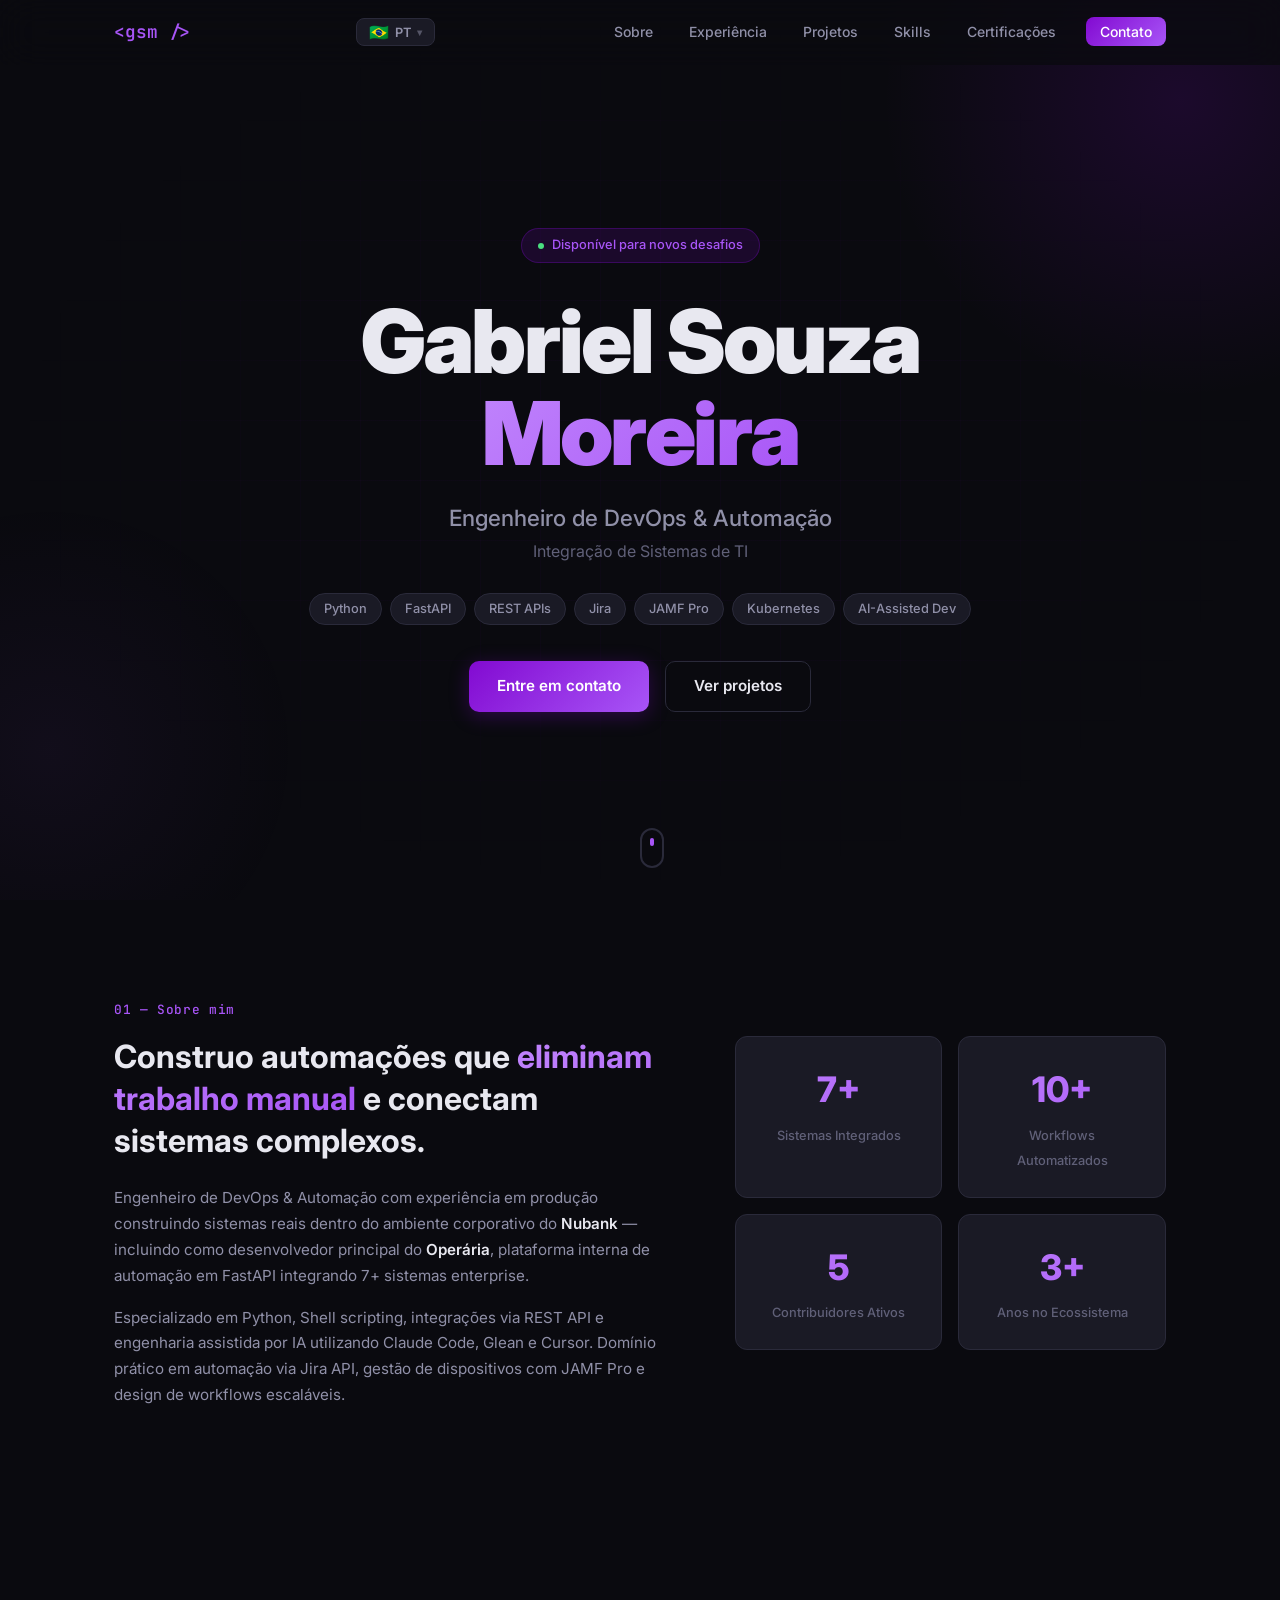
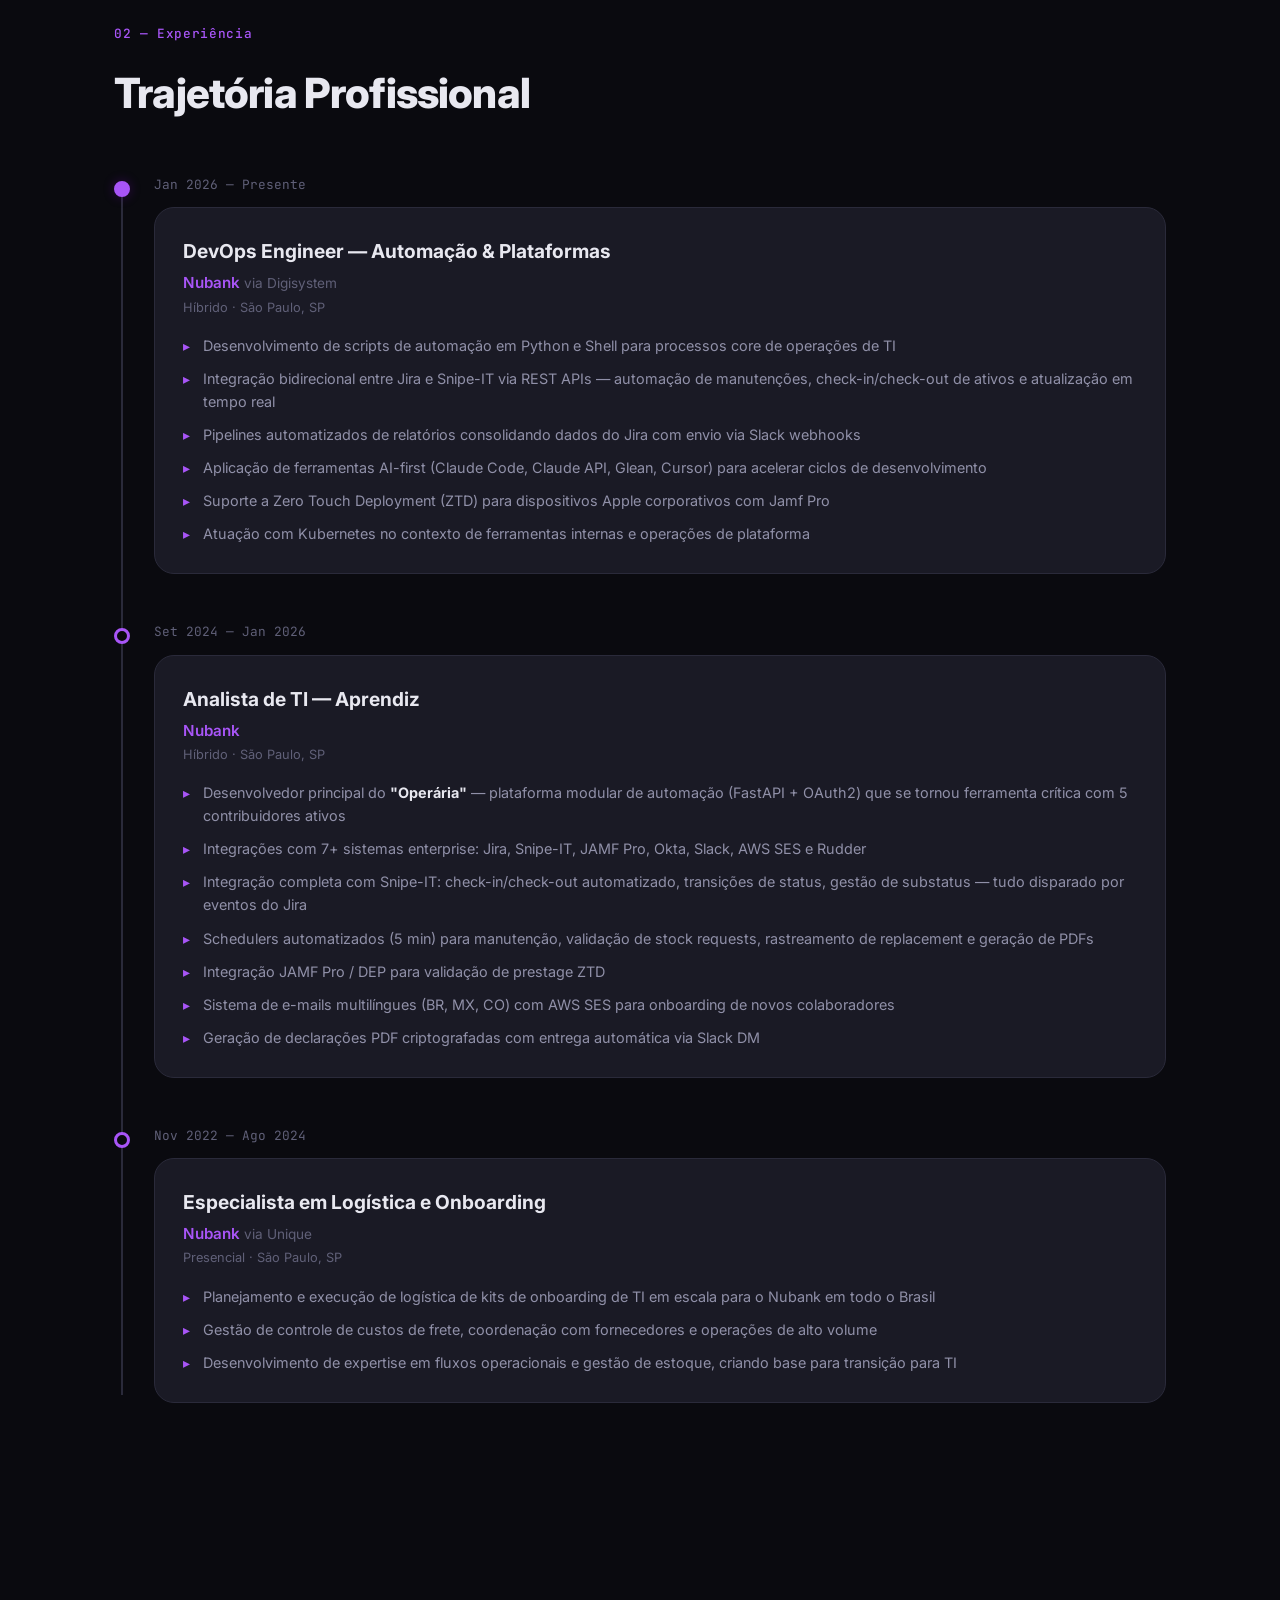
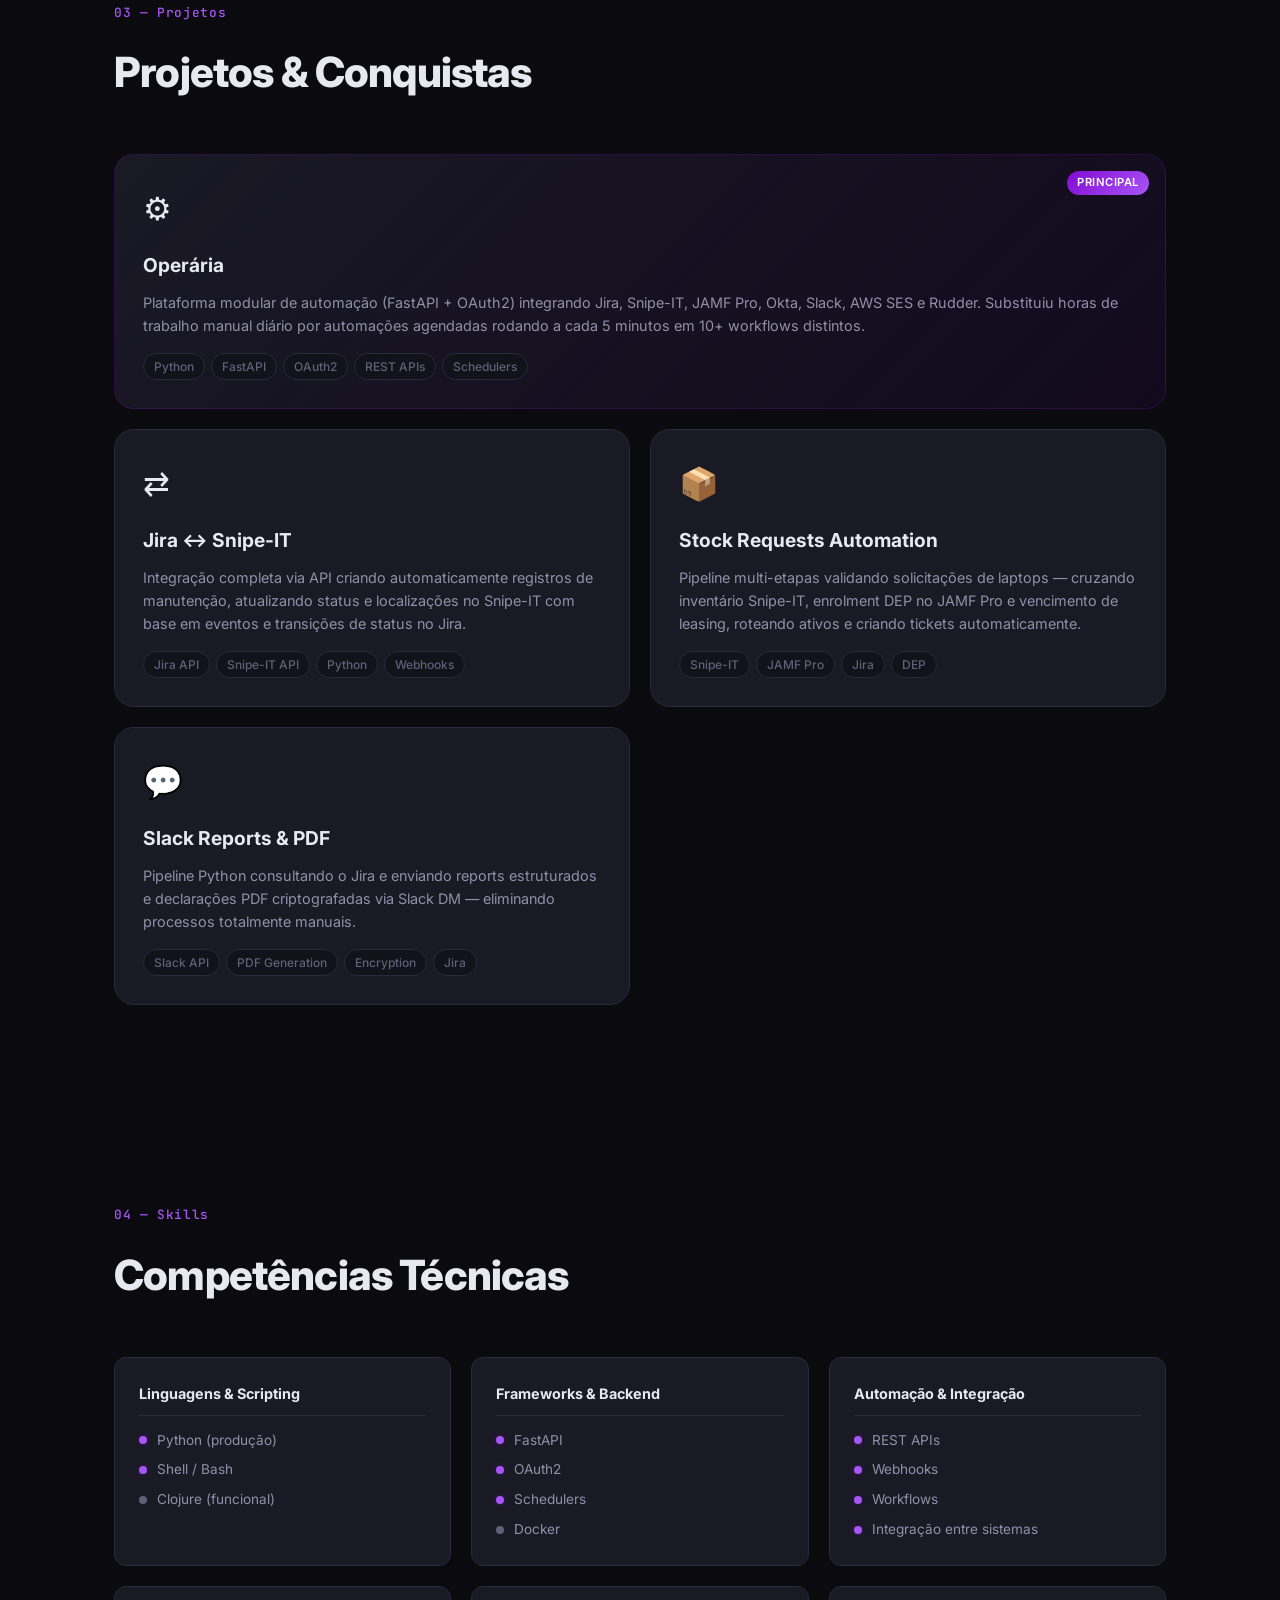
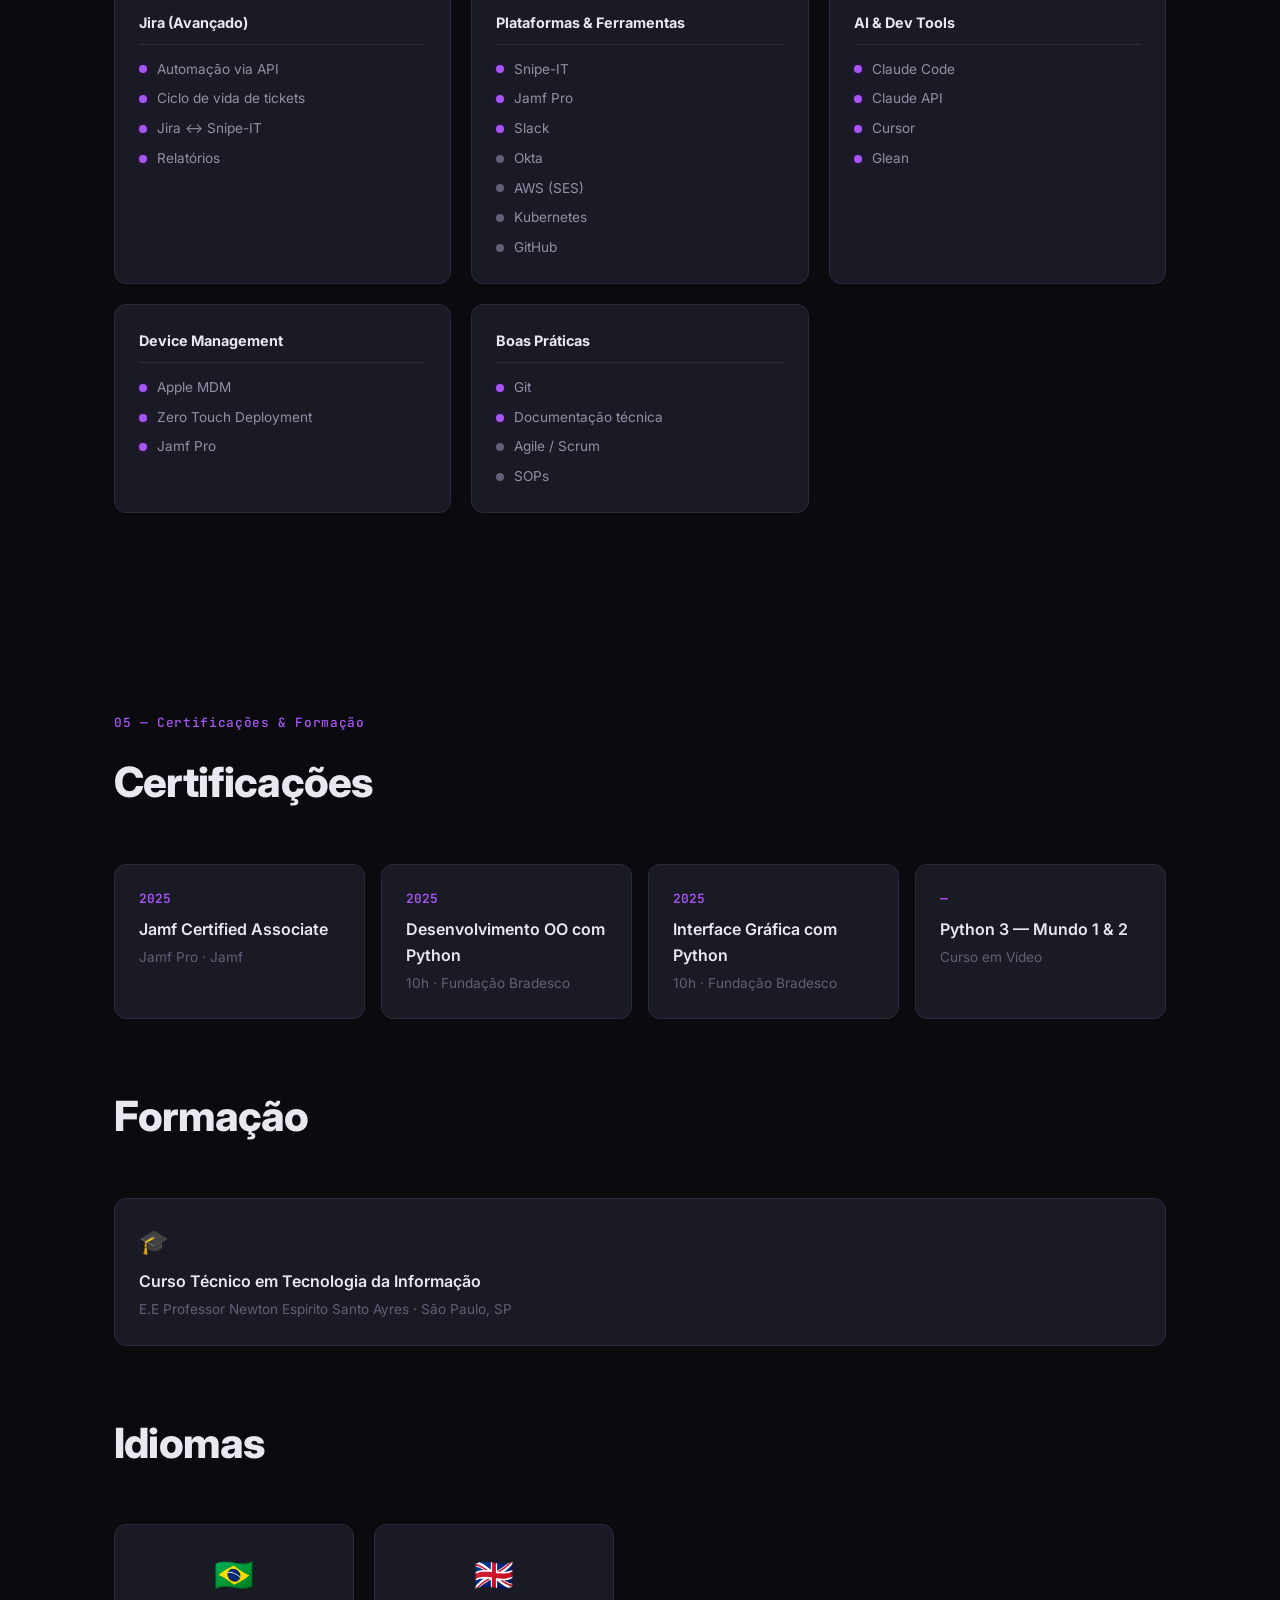
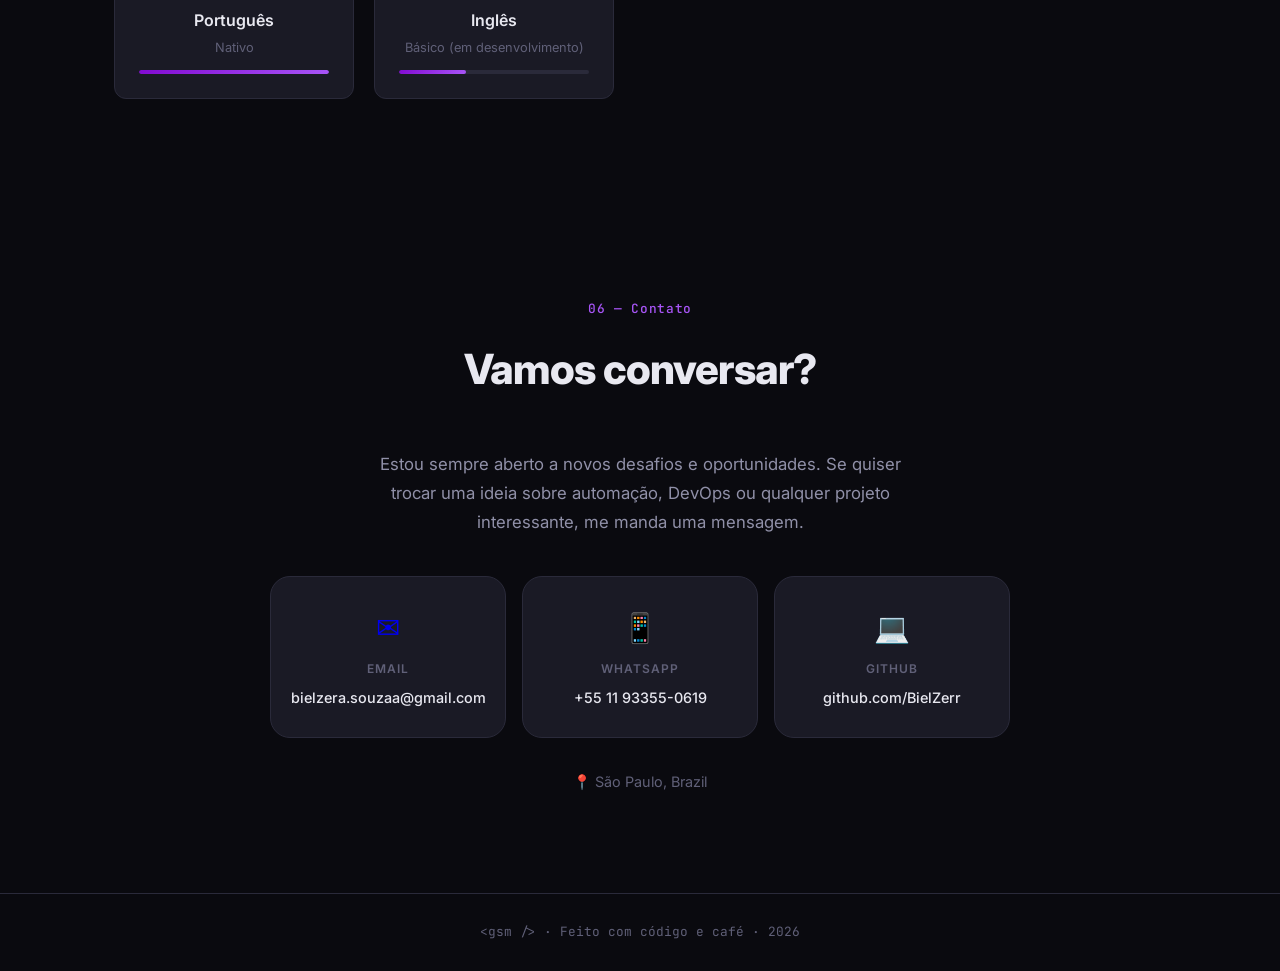
<file: index.html>
<!DOCTYPE html>
<html lang="pt-BR">
<head>
  <meta charset="UTF-8">
  <meta name="viewport" content="width=device-width, initial-scale=1.0">
  <title>Gabriel Souza Moreira — DevOps & Automação</title>
  <link rel="stylesheet" href="style.css">
  <link rel="preconnect" href="https://fonts.googleapis.com">
  <link rel="preconnect" href="https://fonts.gstatic.com" crossorigin>
  <link href="https://fonts.googleapis.com/css2?family=Inter:wght@300;400;500;600;700;800;900&family=JetBrains+Mono:wght@400;500;600&display=swap" rel="stylesheet">
</head>
<body>
  <nav class="navbar" id="navbar">
    <div class="nav-container">
      <a href="#hero" class="nav-logo">&lt;gsm /&gt;</a>
      <div class="nav-right">
        <div class="lang-switcher" id="langSwitcher">
          <button class="lang-btn" id="langBtn">
            <span class="lang-btn-flag" id="langFlag">&#127463;&#127479;</span>
            <span class="lang-btn-label" id="langLabel">PT</span>
            <span class="lang-arrow">&#9662;</span>
          </button>
          <div class="lang-dropdown" id="langDropdown">
            <button class="lang-option active" data-lang="pt">
              <span>&#127463;&#127479;</span> Português
            </button>
            <button class="lang-option" data-lang="en">
              <span>&#127468;&#127463;</span> English
            </button>
            <button class="lang-option" data-lang="es">
              <span>&#127466;&#127480;</span> Español
            </button>
          </div>
        </div>
        <button class="nav-toggle" id="navToggle" aria-label="Menu">
          <span></span><span></span><span></span>
        </button>
      </div>
      <ul class="nav-links" id="navLinks">
        <li><a href="#sobre" data-i18n="nav_about">Sobre</a></li>
        <li><a href="#experiencia" data-i18n="nav_experience">Experiência</a></li>
        <li><a href="#projetos" data-i18n="nav_projects">Projetos</a></li>
        <li><a href="#skills">Skills</a></li>
        <li><a href="#certificacoes" data-i18n="nav_certs">Certificações</a></li>
        <li><a href="#contato" class="nav-cta" data-i18n="nav_contact">Contato</a></li>
      </ul>
    </div>
  </nav>

  <section class="hero" id="hero">
    <div class="hero-bg-grid"></div>
    <div class="hero-content">
      <div class="hero-badge" data-i18n="hero_badge">Disponível para novos desafios</div>
      <h1 class="hero-name">
        Gabriel Souza<br>
        <span class="hero-name-accent">Moreira</span>
      </h1>
      <p class="hero-title" data-i18n="hero_title">Engenheiro de DevOps & Automação</p>
      <p class="hero-subtitle" data-i18n="hero_subtitle">Integração de Sistemas de TI</p>
      <div class="hero-tags">
        <span class="tag">Python</span>
        <span class="tag">FastAPI</span>
        <span class="tag">REST APIs</span>
        <span class="tag">Jira</span>
        <span class="tag">JAMF Pro</span>
        <span class="tag">Kubernetes</span>
        <span class="tag">AI-Assisted Dev</span>
      </div>
      <div class="hero-actions">
        <a href="#contato" class="btn btn-primary" data-i18n="hero_cta">Entre em contato</a>
        <a href="#projetos" class="btn btn-outline" data-i18n="hero_projects">Ver projetos</a>
      </div>
    </div>
    <div class="hero-scroll">
      <div class="scroll-indicator"></div>
    </div>
  </section>

  <section class="section sobre" id="sobre">
    <div class="container">
      <div class="section-label" data-i18n="about_label">01 — Sobre mim</div>
      <div class="sobre-grid">
        <div class="sobre-text">
          <h2 data-i18n="about_heading" data-i18n-html="true">Construo automações que <span class="highlight">eliminam trabalho manual</span> e conectam sistemas complexos.</h2>
          <p data-i18n="about_p1" data-i18n-html="true">
            Engenheiro de DevOps & Automação com experiência em produção construindo sistemas reais dentro do 
            ambiente corporativo do <strong>Nubank</strong> — incluindo como desenvolvedor principal do 
            <strong>Operária</strong>, plataforma interna de automação em FastAPI integrando 7+ sistemas enterprise.
          </p>
          <p data-i18n="about_p2">
            Especializado em Python, Shell scripting, integrações via REST API e engenharia assistida por IA 
            utilizando Claude Code, Glean e Cursor. Domínio prático em automação via Jira API, gestão de 
            dispositivos com JAMF Pro e design de workflows escaláveis.
          </p>
        </div>
        <div class="sobre-stats">
          <div class="stat-card">
            <span class="stat-number">7+</span>
            <span class="stat-label" data-i18n="stat_systems">Sistemas Integrados</span>
          </div>
          <div class="stat-card">
            <span class="stat-number">10+</span>
            <span class="stat-label" data-i18n="stat_workflows">Workflows Automatizados</span>
          </div>
          <div class="stat-card">
            <span class="stat-number">5</span>
            <span class="stat-label" data-i18n="stat_contributors">Contribuidores Ativos</span>
          </div>
          <div class="stat-card">
            <span class="stat-number">3+</span>
            <span class="stat-label" data-i18n="stat_years">Anos no Ecossistema</span>
          </div>
        </div>
      </div>
    </div>
  </section>

  <section class="section experiencia" id="experiencia">
    <div class="container">
      <div class="section-label" data-i18n="exp_label">02 — Experiência</div>
      <h2 class="section-title" data-i18n="exp_title">Trajetória Profissional</h2>

      <div class="timeline">
        <div class="timeline-item">
          <div class="timeline-marker"></div>
          <div class="timeline-date" data-i18n="exp1_date">Jan 2026 — Presente</div>
          <div class="timeline-card">
            <div class="timeline-header">
              <h3 data-i18n="exp1_role">DevOps Engineer — Automação & Plataformas</h3>
              <span class="timeline-company">Nubank <span class="via">via Digisystem</span></span>
              <span class="timeline-location" data-i18n="exp1_location">Híbrido · São Paulo, SP</span>
            </div>
            <ul class="timeline-list">
              <li data-i18n="exp1_li1">Desenvolvimento de scripts de automação em Python e Shell para processos core de operações de TI</li>
              <li data-i18n="exp1_li2">Integração bidirecional entre Jira e Snipe-IT via REST APIs — automação de manutenções, check-in/check-out de ativos e atualização em tempo real</li>
              <li data-i18n="exp1_li3">Pipelines automatizados de relatórios consolidando dados do Jira com envio via Slack webhooks</li>
              <li data-i18n="exp1_li4">Aplicação de ferramentas AI-first (Claude Code, Claude API, Glean, Cursor) para acelerar ciclos de desenvolvimento</li>
              <li data-i18n="exp1_li5">Suporte a Zero Touch Deployment (ZTD) para dispositivos Apple corporativos com Jamf Pro</li>
              <li data-i18n="exp1_li6">Atuação com Kubernetes no contexto de ferramentas internas e operações de plataforma</li>
            </ul>
          </div>
        </div>

        <div class="timeline-item">
          <div class="timeline-marker"></div>
          <div class="timeline-date" data-i18n="exp2_date">Set 2024 — Jan 2026</div>
          <div class="timeline-card">
            <div class="timeline-header">
              <h3 data-i18n="exp2_role">Analista de TI — Aprendiz</h3>
              <span class="timeline-company">Nubank</span>
              <span class="timeline-location" data-i18n="exp2_location">Híbrido · São Paulo, SP</span>
            </div>
            <ul class="timeline-list">
              <li data-i18n="exp2_li1" data-i18n-html="true">Desenvolvedor principal do <strong>"Operária"</strong> — plataforma modular de automação (FastAPI + OAuth2) que se tornou ferramenta crítica com 5 contribuidores ativos</li>
              <li data-i18n="exp2_li2">Integrações com 7+ sistemas enterprise: Jira, Snipe-IT, JAMF Pro, Okta, Slack, AWS SES e Rudder</li>
              <li data-i18n="exp2_li3">Integração completa com Snipe-IT: check-in/check-out automatizado, transições de status, gestão de substatus — tudo disparado por eventos do Jira</li>
              <li data-i18n="exp2_li4">Schedulers automatizados (5 min) para manutenção, validação de stock requests, rastreamento de replacement e geração de PDFs</li>
              <li data-i18n="exp2_li5">Integração JAMF Pro / DEP para validação de prestage ZTD</li>
              <li data-i18n="exp2_li6">Sistema de e-mails multilíngues (BR, MX, CO) com AWS SES para onboarding de novos colaboradores</li>
              <li data-i18n="exp2_li7">Geração de declarações PDF criptografadas com entrega automática via Slack DM</li>
            </ul>
          </div>
        </div>

        <div class="timeline-item">
          <div class="timeline-marker"></div>
          <div class="timeline-date" data-i18n="exp3_date">Nov 2022 — Ago 2024</div>
          <div class="timeline-card">
            <div class="timeline-header">
              <h3 data-i18n="exp3_role">Especialista em Logística e Onboarding</h3>
              <span class="timeline-company">Nubank <span class="via">via Unique</span></span>
              <span class="timeline-location" data-i18n="exp3_location">Presencial · São Paulo, SP</span>
            </div>
            <ul class="timeline-list">
              <li data-i18n="exp3_li1">Planejamento e execução de logística de kits de onboarding de TI em escala para o Nubank em todo o Brasil</li>
              <li data-i18n="exp3_li2">Gestão de controle de custos de frete, coordenação com fornecedores e operações de alto volume</li>
              <li data-i18n="exp3_li3">Desenvolvimento de expertise em fluxos operacionais e gestão de estoque, criando base para transição para TI</li>
            </ul>
          </div>
        </div>
      </div>
    </div>
  </section>

  <section class="section projetos" id="projetos">
    <div class="container">
      <div class="section-label" data-i18n="proj_label">03 — Projetos</div>
      <h2 class="section-title" data-i18n="proj_title">Projetos & Conquistas</h2>

      <div class="projects-grid">
        <div class="project-card project-featured">
          <div class="project-icon">&#9881;</div>
          <div class="project-badge" data-i18n="proj_badge">Principal</div>
          <h3>Operária</h3>
          <p class="project-desc" data-i18n="proj1_desc">
            Plataforma modular de automação (FastAPI + OAuth2) integrando Jira, Snipe-IT, JAMF Pro, Okta, 
            Slack, AWS SES e Rudder. Substituiu horas de trabalho manual diário por automações agendadas 
            rodando a cada 5 minutos em 10+ workflows distintos.
          </p>
          <div class="project-tech">
            <span>Python</span><span>FastAPI</span><span>OAuth2</span><span>REST APIs</span><span>Schedulers</span>
          </div>
        </div>

        <div class="project-card">
          <div class="project-icon">&#8644;</div>
          <h3>Jira ↔ Snipe-IT</h3>
          <p class="project-desc" data-i18n="proj2_desc">
            Integração completa via API criando automaticamente registros de manutenção, atualizando status 
            e localizações no Snipe-IT com base em eventos e transições de status no Jira.
          </p>
          <div class="project-tech">
            <span>Jira API</span><span>Snipe-IT API</span><span>Python</span><span>Webhooks</span>
          </div>
        </div>

        <div class="project-card">
          <div class="project-icon">&#128230;</div>
          <h3>Stock Requests Automation</h3>
          <p class="project-desc" data-i18n="proj3_desc">
            Pipeline multi-etapas validando solicitações de laptops — cruzando inventário Snipe-IT, 
            enrolment DEP no JAMF Pro e vencimento de leasing, roteando ativos e criando tickets 
            automaticamente.
          </p>
          <div class="project-tech">
            <span>Snipe-IT</span><span>JAMF Pro</span><span>Jira</span><span>DEP</span>
          </div>
        </div>

        <div class="project-card">
          <div class="project-icon">&#128172;</div>
          <h3>Slack Reports & PDF</h3>
          <p class="project-desc" data-i18n="proj4_desc">
            Pipeline Python consultando o Jira e enviando reports estruturados e declarações PDF 
            criptografadas via Slack DM — eliminando processos totalmente manuais.
          </p>
          <div class="project-tech">
            <span>Slack API</span><span>PDF Generation</span><span>Encryption</span><span>Jira</span>
          </div>
        </div>
      </div>
    </div>
  </section>

  <section class="section skills" id="skills">
    <div class="container">
      <div class="section-label">04 — Skills</div>
      <h2 class="section-title" data-i18n="skills_title">Competências Técnicas</h2>

      <div class="skills-grid">
        <div class="skill-category">
          <h3 data-i18n="skill_cat1">Linguagens & Scripting</h3>
          <div class="skill-items">
            <div class="skill-item"><span class="skill-dot primary"></span><span data-i18n="skill_python">Python (produção)</span></div>
            <div class="skill-item"><span class="skill-dot primary"></span>Shell / Bash</div>
            <div class="skill-item"><span class="skill-dot secondary"></span><span data-i18n="skill_clojure">Clojure (funcional)</span></div>
          </div>
        </div>

        <div class="skill-category">
          <h3>Frameworks & Backend</h3>
          <div class="skill-items">
            <div class="skill-item"><span class="skill-dot primary"></span>FastAPI</div>
            <div class="skill-item"><span class="skill-dot primary"></span>OAuth2</div>
            <div class="skill-item"><span class="skill-dot primary"></span>Schedulers</div>
            <div class="skill-item"><span class="skill-dot secondary"></span>Docker</div>
          </div>
        </div>

        <div class="skill-category">
          <h3 data-i18n="skill_cat3">Automação & Integração</h3>
          <div class="skill-items">
            <div class="skill-item"><span class="skill-dot primary"></span>REST APIs</div>
            <div class="skill-item"><span class="skill-dot primary"></span>Webhooks</div>
            <div class="skill-item"><span class="skill-dot primary"></span>Workflows</div>
            <div class="skill-item"><span class="skill-dot primary"></span><span data-i18n="skill_integration">Integração entre sistemas</span></div>
          </div>
        </div>

        <div class="skill-category">
          <h3 data-i18n="skill_cat4">Jira (Avançado)</h3>
          <div class="skill-items">
            <div class="skill-item"><span class="skill-dot primary"></span><span data-i18n="skill_jira1">Automação via API</span></div>
            <div class="skill-item"><span class="skill-dot primary"></span><span data-i18n="skill_jira2">Ciclo de vida de tickets</span></div>
            <div class="skill-item"><span class="skill-dot primary"></span>Jira ↔ Snipe-IT</div>
            <div class="skill-item"><span class="skill-dot primary"></span><span data-i18n="skill_jira4">Relatórios</span></div>
          </div>
        </div>

        <div class="skill-category">
          <h3 data-i18n="skill_cat5">Plataformas & Ferramentas</h3>
          <div class="skill-items">
            <div class="skill-item"><span class="skill-dot primary"></span>Snipe-IT</div>
            <div class="skill-item"><span class="skill-dot primary"></span>Jamf Pro</div>
            <div class="skill-item"><span class="skill-dot primary"></span>Slack</div>
            <div class="skill-item"><span class="skill-dot secondary"></span>Okta</div>
            <div class="skill-item"><span class="skill-dot secondary"></span>AWS (SES)</div>
            <div class="skill-item"><span class="skill-dot secondary"></span>Kubernetes</div>
            <div class="skill-item"><span class="skill-dot secondary"></span>GitHub</div>
          </div>
        </div>

        <div class="skill-category">
          <h3>AI & Dev Tools</h3>
          <div class="skill-items">
            <div class="skill-item"><span class="skill-dot primary"></span>Claude Code</div>
            <div class="skill-item"><span class="skill-dot primary"></span>Claude API</div>
            <div class="skill-item"><span class="skill-dot primary"></span>Cursor</div>
            <div class="skill-item"><span class="skill-dot primary"></span>Glean</div>
          </div>
        </div>

        <div class="skill-category">
          <h3 data-i18n="skill_cat7">Device Management</h3>
          <div class="skill-items">
            <div class="skill-item"><span class="skill-dot primary"></span>Apple MDM</div>
            <div class="skill-item"><span class="skill-dot primary"></span>Zero Touch Deployment</div>
            <div class="skill-item"><span class="skill-dot primary"></span>Jamf Pro</div>
          </div>
        </div>

        <div class="skill-category">
          <h3 data-i18n="skill_cat8">Boas Práticas</h3>
          <div class="skill-items">
            <div class="skill-item"><span class="skill-dot primary"></span>Git</div>
            <div class="skill-item"><span class="skill-dot primary"></span><span data-i18n="skill_docs">Documentação técnica</span></div>
            <div class="skill-item"><span class="skill-dot secondary"></span>Agile / Scrum</div>
            <div class="skill-item"><span class="skill-dot secondary"></span>SOPs</div>
          </div>
        </div>
      </div>
    </div>
  </section>

  <section class="section certificacoes" id="certificacoes">
    <div class="container">
      <div class="section-label" data-i18n="certs_label">05 — Certificações & Formação</div>
      <h2 class="section-title" data-i18n="certs_title">Certificações</h2>

      <div class="certs-grid">
        <div class="cert-card">
          <div class="cert-year">2025</div>
          <h3>Jamf Certified Associate</h3>
          <p>Jamf Pro · Jamf</p>
        </div>
        <div class="cert-card">
          <div class="cert-year">2025</div>
          <h3 data-i18n="cert2_name">Desenvolvimento OO com Python</h3>
          <p data-i18n="cert2_desc">10h · Fundação Bradesco</p>
        </div>
        <div class="cert-card">
          <div class="cert-year">2025</div>
          <h3 data-i18n="cert3_name">Interface Gráfica com Python</h3>
          <p data-i18n="cert3_desc">10h · Fundação Bradesco</p>
        </div>
        <div class="cert-card">
          <div class="cert-year">—</div>
          <h3>Python 3 — Mundo 1 & 2</h3>
          <p>Curso em Vídeo</p>
        </div>
      </div>

      <div class="education-block">
        <h2 class="section-title" style="margin-top: 4rem;" data-i18n="edu_title">Formação</h2>
        <div class="cert-card education-card">
          <div class="cert-year">&#127891;</div>
          <h3 data-i18n="edu_name">Curso Técnico em Tecnologia da Informação</h3>
          <p>E.E Professor Newton Espírito Santo Ayres · São Paulo, SP</p>
        </div>
      </div>

      <div class="languages-block">
        <h2 class="section-title" style="margin-top: 4rem;" data-i18n="lang_title">Idiomas</h2>
        <div class="languages-grid">
          <div class="lang-card">
            <span class="lang-flag">&#127463;&#127479;</span>
            <h3 data-i18n="lang_pt">Português</h3>
            <p data-i18n="lang_pt_level">Nativo</p>
            <div class="lang-bar"><div class="lang-fill" style="width: 100%"></div></div>
          </div>
          <div class="lang-card">
            <span class="lang-flag">&#127468;&#127463;</span>
            <h3 data-i18n="lang_en">Inglês</h3>
            <p data-i18n="lang_en_level">Básico (em desenvolvimento)</p>
            <div class="lang-bar"><div class="lang-fill" style="width: 35%"></div></div>
          </div>
        </div>
      </div>
    </div>
  </section>

  <section class="section contato" id="contato">
    <div class="container">
      <div class="section-label" data-i18n="contact_label">06 — Contato</div>
      <h2 class="section-title" data-i18n="contact_title">Vamos conversar?</h2>
      <p class="contato-desc" data-i18n="contact_desc">
        Estou sempre aberto a novos desafios e oportunidades. Se quiser trocar uma ideia sobre 
        automação, DevOps ou qualquer projeto interessante, me manda uma mensagem.
      </p>
      <div class="contato-links">
        <a href="mailto:bielzera.souzaa@gmail.com" class="contato-card">
          <span class="contato-icon">&#9993;</span>
          <span class="contato-label">Email</span>
          <span class="contato-value">bielzera.souzaa@gmail.com</span>
        </a>
        <a href="https://wa.me/5511933550619" class="contato-card" target="_blank" rel="noopener">
          <span class="contato-icon">&#128241;</span>
          <span class="contato-label">WhatsApp</span>
          <span class="contato-value">+55 11 93355-0619</span>
        </a>
        <a href="https://github.com/BielZerr" class="contato-card" target="_blank" rel="noopener">
          <span class="contato-icon">&#128187;</span>
          <span class="contato-label">GitHub</span>
          <span class="contato-value">github.com/BielZerr</span>
        </a>
      </div>
      <div class="contato-location">
        <span>&#128205;</span> São Paulo, Brazil
      </div>
    </div>
  </section>

  <footer class="footer">
    <div class="container">
      <p data-i18n="footer">&lt;gsm /&gt; · Feito com código e café · 2026</p>
    </div>
  </footer>

  <script src="script.js"></script>
</body>
</html>
</file>
<file: style.css>
:root {
  --bg: #0a0a0f;
  --bg-surface: #12121a;
  --bg-card: #1a1a25;
  --bg-card-hover: #22222f;
  --border: #2a2a3a;
  --border-light: #3a3a4a;
  --text: #e8e8f0;
  --text-secondary: #9090a8;
  --text-muted: #606078;
  --accent: #820ad1;
  --accent-light: #a855f7;
  --accent-glow: rgba(130, 10, 209, 0.15);
  --accent-glow-strong: rgba(130, 10, 209, 0.3);
  --gradient: linear-gradient(135deg, #820ad1, #a855f7);
  --gradient-text: linear-gradient(135deg, #c084fc, #a855f7);
  --radius: 12px;
  --radius-lg: 20px;
  --transition: 0.3s cubic-bezier(0.4, 0, 0.2, 1);
  --font: 'Inter', -apple-system, BlinkMacSystemFont, sans-serif;
  --font-mono: 'JetBrains Mono', 'Fira Code', monospace;
}

*, *::before, *::after {
  margin: 0;
  padding: 0;
  box-sizing: border-box;
}

html {
  scroll-behavior: smooth;
  scroll-padding-top: 80px;
}

body {
  font-family: var(--font);
  background: var(--bg);
  color: var(--text);
  line-height: 1.6;
  overflow-x: hidden;
  -webkit-font-smoothing: antialiased;
}

::selection {
  background: var(--accent);
  color: white;
}

.container {
  max-width: 1100px;
  margin: 0 auto;
  padding: 0 24px;
}

/* =================== NAVBAR =================== */

.navbar {
  position: fixed;
  top: 0;
  left: 0;
  right: 0;
  z-index: 1000;
  background: rgba(10, 10, 15, 0.8);
  backdrop-filter: blur(20px);
  -webkit-backdrop-filter: blur(20px);
  border-bottom: 1px solid transparent;
  transition: var(--transition);
}

.navbar.scrolled {
  border-bottom-color: var(--border);
}

.nav-container {
  max-width: 1100px;
  margin: 0 auto;
  padding: 0 24px;
  display: flex;
  align-items: center;
  justify-content: space-between;
  height: 64px;
}

.nav-logo {
  font-family: var(--font-mono);
  font-size: 1.1rem;
  font-weight: 600;
  color: var(--accent-light);
  text-decoration: none;
  transition: var(--transition);
}

.nav-logo:hover {
  color: #c084fc;
}

.nav-right {
  display: flex;
  align-items: center;
  gap: 12px;
}

/* --- Language Switcher --- */

.lang-switcher {
  position: relative;
}

.lang-btn {
  display: flex;
  align-items: center;
  gap: 6px;
  background: var(--bg-card);
  border: 1px solid var(--border);
  color: var(--text-secondary);
  font-family: var(--font);
  font-size: 0.8rem;
  font-weight: 600;
  padding: 5px 12px;
  border-radius: 8px;
  cursor: pointer;
  transition: var(--transition);
}

.lang-btn:hover {
  border-color: var(--accent);
  color: var(--text);
}

.lang-btn-flag {
  font-size: 1rem;
  line-height: 1;
}

.lang-arrow {
  font-size: 0.6rem;
  opacity: 0.5;
  transition: var(--transition);
}

.lang-dropdown.open + .lang-arrow,
.lang-switcher:has(.lang-dropdown.open) .lang-arrow {
  transform: rotate(180deg);
}

.lang-dropdown {
  position: absolute;
  top: calc(100% + 8px);
  right: 0;
  background: var(--bg-card);
  border: 1px solid var(--border);
  border-radius: 10px;
  padding: 6px;
  min-width: 150px;
  opacity: 0;
  visibility: hidden;
  transform: translateY(-8px);
  transition: var(--transition);
  z-index: 1001;
  box-shadow: 0 8px 30px rgba(0, 0, 0, 0.4);
}

.lang-dropdown.open {
  opacity: 1;
  visibility: visible;
  transform: translateY(0);
}

.lang-option {
  display: flex;
  align-items: center;
  gap: 10px;
  width: 100%;
  padding: 8px 12px;
  background: none;
  border: none;
  border-radius: 6px;
  color: var(--text-secondary);
  font-family: var(--font);
  font-size: 0.85rem;
  font-weight: 500;
  cursor: pointer;
  transition: var(--transition);
}

.lang-option:hover {
  background: var(--bg-card-hover);
  color: var(--text);
}

.lang-option.active {
  background: var(--accent-glow);
  color: var(--accent-light);
}

.lang-option span {
  font-size: 1.1rem;
  line-height: 1;
}

.nav-links {
  display: flex;
  align-items: center;
  gap: 8px;
  list-style: none;
}

.nav-links a {
  color: var(--text-secondary);
  text-decoration: none;
  font-size: 0.875rem;
  font-weight: 500;
  padding: 6px 14px;
  border-radius: 8px;
  transition: var(--transition);
}

.nav-links a:hover {
  color: var(--text);
  background: var(--bg-card);
}

.nav-links a.active-link {
  color: var(--accent-light);
  background: var(--accent-glow);
}

.nav-links .nav-cta {
  background: var(--gradient);
  color: white;
  margin-left: 8px;
}

.nav-links .nav-cta:hover {
  opacity: 0.9;
  background: var(--gradient);
}

.nav-toggle {
  display: none;
  flex-direction: column;
  gap: 5px;
  background: none;
  border: none;
  cursor: pointer;
  padding: 4px;
}

.nav-toggle span {
  width: 22px;
  height: 2px;
  background: var(--text);
  border-radius: 2px;
  transition: var(--transition);
}

/* =================== HERO =================== */

.hero {
  min-height: 100vh;
  display: flex;
  align-items: center;
  justify-content: center;
  position: relative;
  padding: 120px 24px 80px;
  overflow: hidden;
}

.hero-bg-grid {
  position: absolute;
  inset: 0;
  background-image:
    linear-gradient(rgba(130, 10, 209, 0.03) 1px, transparent 1px),
    linear-gradient(90deg, rgba(130, 10, 209, 0.03) 1px, transparent 1px);
  background-size: 60px 60px;
  mask-image: radial-gradient(ellipse at center, black 30%, transparent 70%);
  -webkit-mask-image: radial-gradient(ellipse at center, black 30%, transparent 70%);
}

.hero::before {
  content: '';
  position: absolute;
  top: -200px;
  right: -200px;
  width: 600px;
  height: 600px;
  background: radial-gradient(circle, var(--accent-glow) 0%, transparent 70%);
  pointer-events: none;
}

.hero::after {
  content: '';
  position: absolute;
  bottom: -100px;
  left: -200px;
  width: 500px;
  height: 500px;
  background: radial-gradient(circle, rgba(168, 85, 247, 0.05) 0%, transparent 70%);
  pointer-events: none;
}

.hero-content {
  text-align: center;
  position: relative;
  z-index: 1;
  max-width: 800px;
}

.hero-badge {
  display: inline-flex;
  align-items: center;
  gap: 8px;
  background: var(--accent-glow);
  border: 1px solid rgba(130, 10, 209, 0.3);
  color: var(--accent-light);
  font-size: 0.8rem;
  font-weight: 500;
  padding: 6px 16px;
  border-radius: 50px;
  margin-bottom: 32px;
  animation: fadeInUp 0.8s ease-out;
}

.hero-badge::before {
  content: '';
  width: 6px;
  height: 6px;
  background: #4ade80;
  border-radius: 50%;
  animation: pulse-dot 2s infinite;
}

@keyframes pulse-dot {
  0%, 100% { opacity: 1; transform: scale(1); }
  50% { opacity: 0.5; transform: scale(1.5); }
}

.hero-name {
  font-size: clamp(2.8rem, 8vw, 5.5rem);
  font-weight: 900;
  line-height: 1.05;
  letter-spacing: -0.03em;
  color: var(--text);
  margin-bottom: 20px;
  animation: fadeInUp 0.8s ease-out 0.1s both;
}

.hero-name-accent {
  background: var(--gradient-text);
  -webkit-background-clip: text;
  -webkit-text-fill-color: transparent;
  background-clip: text;
}

.hero-title {
  font-size: clamp(1.1rem, 2.5vw, 1.4rem);
  font-weight: 500;
  color: var(--text-secondary);
  margin-bottom: 4px;
  animation: fadeInUp 0.8s ease-out 0.2s both;
}

.hero-subtitle {
  font-size: 1rem;
  color: var(--text-muted);
  margin-bottom: 28px;
  animation: fadeInUp 0.8s ease-out 0.25s both;
}

.hero-tags {
  display: flex;
  flex-wrap: wrap;
  gap: 8px;
  justify-content: center;
  margin-bottom: 36px;
  animation: fadeInUp 0.8s ease-out 0.3s both;
}

.tag {
  background: var(--bg-card);
  border: 1px solid var(--border);
  color: var(--text-secondary);
  font-size: 0.8rem;
  font-weight: 500;
  padding: 5px 14px;
  border-radius: 50px;
  transition: var(--transition);
}

.tag:hover {
  border-color: var(--accent);
  color: var(--accent-light);
  background: var(--accent-glow);
}

.hero-actions {
  display: flex;
  gap: 16px;
  justify-content: center;
  animation: fadeInUp 0.8s ease-out 0.4s both;
}

.btn {
  display: inline-flex;
  align-items: center;
  gap: 8px;
  padding: 12px 28px;
  border-radius: 10px;
  font-size: 0.95rem;
  font-weight: 600;
  text-decoration: none;
  transition: var(--transition);
  cursor: pointer;
  border: none;
  font-family: var(--font);
}

.btn-primary {
  background: var(--gradient);
  color: white;
  box-shadow: 0 4px 20px var(--accent-glow-strong);
}

.btn-primary:hover {
  transform: translateY(-2px);
  box-shadow: 0 8px 30px var(--accent-glow-strong);
}

.btn-outline {
  background: transparent;
  color: var(--text);
  border: 1px solid var(--border);
}

.btn-outline:hover {
  border-color: var(--accent);
  background: var(--accent-glow);
  color: var(--accent-light);
}

.hero-scroll {
  position: absolute;
  bottom: 32px;
  left: 50%;
  transform: translateX(-50%);
  animation: fadeInUp 0.8s ease-out 0.6s both;
}

.scroll-indicator {
  width: 24px;
  height: 40px;
  border: 2px solid var(--border);
  border-radius: 12px;
  position: relative;
}

.scroll-indicator::after {
  content: '';
  position: absolute;
  top: 8px;
  left: 50%;
  transform: translateX(-50%);
  width: 4px;
  height: 8px;
  background: var(--accent-light);
  border-radius: 4px;
  animation: scroll-bounce 2s infinite;
}

@keyframes scroll-bounce {
  0%, 100% { top: 8px; opacity: 1; }
  50% { top: 20px; opacity: 0.3; }
}

@keyframes fadeInUp {
  from { opacity: 0; transform: translateY(24px); }
  to { opacity: 1; transform: translateY(0); }
}

/* =================== SECTIONS =================== */

.section {
  padding: 100px 0;
}

.section-label {
  font-family: var(--font-mono);
  font-size: 0.8rem;
  font-weight: 500;
  color: var(--accent-light);
  letter-spacing: 0.05em;
  margin-bottom: 16px;
}

.section-title {
  font-size: clamp(1.8rem, 4vw, 2.6rem);
  font-weight: 800;
  letter-spacing: -0.02em;
  margin-bottom: 48px;
}

/* =================== SOBRE =================== */

.sobre-grid {
  display: grid;
  grid-template-columns: 1.3fr 1fr;
  gap: 60px;
  align-items: start;
}

.sobre-text h2 {
  font-size: clamp(1.5rem, 3vw, 2rem);
  font-weight: 700;
  line-height: 1.3;
  margin-bottom: 24px;
}

.highlight {
  background: var(--gradient-text);
  -webkit-background-clip: text;
  -webkit-text-fill-color: transparent;
  background-clip: text;
}

.sobre-text p {
  color: var(--text-secondary);
  margin-bottom: 16px;
  font-size: 0.95rem;
  line-height: 1.7;
}

.sobre-text p strong {
  color: var(--text);
  font-weight: 600;
}

.sobre-stats {
  display: grid;
  grid-template-columns: 1fr 1fr;
  gap: 16px;
}

.stat-card {
  background: var(--bg-card);
  border: 1px solid var(--border);
  border-radius: var(--radius);
  padding: 24px;
  text-align: center;
  transition: var(--transition);
}

.stat-card:hover {
  border-color: var(--accent);
  background: var(--bg-card-hover);
  transform: translateY(-2px);
}

.stat-number {
  display: block;
  font-size: 2.2rem;
  font-weight: 800;
  background: var(--gradient-text);
  -webkit-background-clip: text;
  -webkit-text-fill-color: transparent;
  background-clip: text;
  margin-bottom: 4px;
}

.stat-label {
  font-size: 0.8rem;
  color: var(--text-muted);
  font-weight: 500;
}

/* =================== TIMELINE =================== */

.timeline {
  position: relative;
  padding-left: 40px;
}

.timeline::before {
  content: '';
  position: absolute;
  left: 7px;
  top: 8px;
  bottom: 8px;
  width: 2px;
  background: var(--border);
}

.timeline-item {
  position: relative;
  margin-bottom: 48px;
}

.timeline-item:last-child {
  margin-bottom: 0;
}

.timeline-marker {
  position: absolute;
  left: -40px;
  top: 6px;
  width: 16px;
  height: 16px;
  border-radius: 50%;
  background: var(--bg);
  border: 3px solid var(--accent-light);
  z-index: 1;
}

.timeline-item:first-child .timeline-marker {
  background: var(--accent-light);
  box-shadow: 0 0 12px var(--accent-glow-strong);
}

.timeline-date {
  font-family: var(--font-mono);
  font-size: 0.8rem;
  color: var(--text-muted);
  margin-bottom: 12px;
}

.timeline-card {
  background: var(--bg-card);
  border: 1px solid var(--border);
  border-radius: var(--radius-lg);
  padding: 28px;
  transition: var(--transition);
}

.timeline-card:hover {
  border-color: var(--border-light);
  background: var(--bg-card-hover);
}

.timeline-header h3 {
  font-size: 1.2rem;
  font-weight: 700;
  margin-bottom: 4px;
}

.timeline-company {
  display: block;
  font-size: 0.95rem;
  color: var(--accent-light);
  font-weight: 600;
  margin-bottom: 2px;
}

.via {
  color: var(--text-muted);
  font-weight: 400;
  font-size: 0.85rem;
}

.timeline-location {
  display: block;
  font-size: 0.8rem;
  color: var(--text-muted);
  margin-bottom: 16px;
}

.timeline-list {
  list-style: none;
  display: flex;
  flex-direction: column;
  gap: 10px;
}

.timeline-list li {
  position: relative;
  padding-left: 20px;
  font-size: 0.9rem;
  color: var(--text-secondary);
  line-height: 1.6;
}

.timeline-list li::before {
  content: '▸';
  position: absolute;
  left: 0;
  color: var(--accent-light);
  font-size: 0.9rem;
}

.timeline-list li strong {
  color: var(--text);
}

/* =================== PROJECTS =================== */

.projects-grid {
  display: grid;
  grid-template-columns: 1fr 1fr;
  gap: 20px;
}

.project-card {
  background: var(--bg-card);
  border: 1px solid var(--border);
  border-radius: var(--radius-lg);
  padding: 28px;
  transition: var(--transition);
  position: relative;
  overflow: hidden;
}

.project-card:hover {
  border-color: var(--accent);
  transform: translateY(-4px);
  box-shadow: 0 12px 40px rgba(130, 10, 209, 0.1);
}

.project-featured {
  grid-column: 1 / -1;
  background: linear-gradient(135deg, var(--bg-card) 0%, rgba(130, 10, 209, 0.08) 100%);
  border-color: rgba(130, 10, 209, 0.2);
}

.project-badge {
  position: absolute;
  top: 16px;
  right: 16px;
  background: var(--gradient);
  color: white;
  font-size: 0.7rem;
  font-weight: 600;
  padding: 3px 10px;
  border-radius: 50px;
  text-transform: uppercase;
  letter-spacing: 0.05em;
}

.project-icon {
  font-size: 2rem;
  margin-bottom: 16px;
}

.project-card h3 {
  font-size: 1.2rem;
  font-weight: 700;
  margin-bottom: 10px;
}

.project-desc {
  color: var(--text-secondary);
  font-size: 0.9rem;
  line-height: 1.6;
  margin-bottom: 16px;
}

.project-tech {
  display: flex;
  flex-wrap: wrap;
  gap: 6px;
}

.project-tech span {
  background: var(--bg-surface);
  border: 1px solid var(--border);
  color: var(--text-muted);
  font-size: 0.75rem;
  font-weight: 500;
  padding: 3px 10px;
  border-radius: 50px;
}

/* =================== SKILLS =================== */

.skills-grid {
  display: grid;
  grid-template-columns: repeat(auto-fill, minmax(260px, 1fr));
  gap: 20px;
}

.skill-category {
  background: var(--bg-card);
  border: 1px solid var(--border);
  border-radius: var(--radius);
  padding: 24px;
  transition: var(--transition);
}

.skill-category:hover {
  border-color: var(--border-light);
}

.skill-category h3 {
  font-size: 0.9rem;
  font-weight: 700;
  color: var(--text);
  margin-bottom: 14px;
  padding-bottom: 10px;
  border-bottom: 1px solid var(--border);
}

.skill-items {
  display: flex;
  flex-direction: column;
  gap: 8px;
}

.skill-item {
  display: flex;
  align-items: center;
  gap: 10px;
  font-size: 0.85rem;
  color: var(--text-secondary);
}

.skill-dot {
  width: 8px;
  height: 8px;
  border-radius: 50%;
  flex-shrink: 0;
}

.skill-dot.primary {
  background: var(--accent-light);
  box-shadow: 0 0 6px var(--accent-glow-strong);
}

.skill-dot.secondary {
  background: var(--text-muted);
}

/* =================== CERTS =================== */

.certs-grid {
  display: grid;
  grid-template-columns: repeat(auto-fill, minmax(240px, 1fr));
  gap: 16px;
}

.cert-card {
  background: var(--bg-card);
  border: 1px solid var(--border);
  border-radius: var(--radius);
  padding: 24px;
  transition: var(--transition);
}

.cert-card:hover {
  border-color: var(--border-light);
  transform: translateY(-2px);
}

.cert-year {
  font-family: var(--font-mono);
  font-size: 0.8rem;
  color: var(--accent-light);
  font-weight: 600;
  margin-bottom: 8px;
}

.cert-card h3 {
  font-size: 1rem;
  font-weight: 600;
  margin-bottom: 4px;
}

.cert-card p {
  font-size: 0.85rem;
  color: var(--text-muted);
}

.education-card .cert-year {
  font-size: 1.5rem;
}

.languages-grid {
  display: grid;
  grid-template-columns: 1fr 1fr;
  gap: 20px;
  max-width: 500px;
}

.lang-card {
  background: var(--bg-card);
  border: 1px solid var(--border);
  border-radius: var(--radius);
  padding: 24px;
  text-align: center;
}

.lang-flag {
  font-size: 2rem;
  display: block;
  margin-bottom: 8px;
}

.lang-card h3 {
  font-size: 1rem;
  font-weight: 600;
  margin-bottom: 4px;
}

.lang-card p {
  font-size: 0.8rem;
  color: var(--text-muted);
  margin-bottom: 12px;
}

.lang-bar {
  width: 100%;
  height: 4px;
  background: var(--border);
  border-radius: 4px;
  overflow: hidden;
}

.lang-fill {
  height: 100%;
  background: var(--gradient);
  border-radius: 4px;
  transition: width 1s ease-out;
}

/* =================== CONTATO =================== */

.contato {
  text-align: center;
}

.contato-desc {
  color: var(--text-secondary);
  font-size: 1.05rem;
  max-width: 560px;
  margin: 0 auto 40px;
  line-height: 1.7;
}

.contato-links {
  display: grid;
  grid-template-columns: repeat(auto-fit, minmax(220px, 1fr));
  gap: 16px;
  max-width: 740px;
  margin: 0 auto 32px;
}

.contato-card {
  display: flex;
  flex-direction: column;
  align-items: center;
  gap: 8px;
  background: var(--bg-card);
  border: 1px solid var(--border);
  border-radius: var(--radius-lg);
  padding: 28px 20px;
  text-decoration: none;
  transition: var(--transition);
}

.contato-card:hover {
  border-color: var(--accent);
  transform: translateY(-4px);
  box-shadow: 0 8px 30px var(--accent-glow);
}

.contato-icon {
  font-size: 1.8rem;
}

.contato-label {
  font-size: 0.75rem;
  font-weight: 600;
  text-transform: uppercase;
  letter-spacing: 0.08em;
  color: var(--text-muted);
}

.contato-value {
  font-size: 0.9rem;
  color: var(--text);
  font-weight: 500;
}

.contato-location {
  color: var(--text-muted);
  font-size: 0.9rem;
  margin-top: 12px;
}

/* =================== FOOTER =================== */

.footer {
  border-top: 1px solid var(--border);
  padding: 28px 0;
  text-align: center;
}

.footer p {
  font-family: var(--font-mono);
  font-size: 0.8rem;
  color: var(--text-muted);
}

/* =================== SCROLL ANIMATIONS =================== */

.fade-in {
  opacity: 0;
  transform: translateY(30px);
  transition: opacity 0.6s ease-out, transform 0.6s ease-out;
}

.fade-in.visible {
  opacity: 1;
  transform: translateY(0);
}

/* =================== RESPONSIVE =================== */

@media (max-width: 768px) {
  .nav-links {
    position: fixed;
    top: 64px;
    left: 0;
    right: 0;
    background: rgba(10, 10, 15, 0.95);
    backdrop-filter: blur(20px);
    -webkit-backdrop-filter: blur(20px);
    border-bottom: 1px solid var(--border);
    flex-direction: column;
    padding: 20px;
    gap: 4px;
    transform: translateY(-120%);
    opacity: 0;
    transition: var(--transition);
    pointer-events: none;
  }

  .nav-links.open {
    transform: translateY(0);
    opacity: 1;
    pointer-events: auto;
  }

  .nav-links a {
    width: 100%;
    text-align: center;
    padding: 12px;
  }

  .nav-links .nav-cta {
    margin-left: 0;
    margin-top: 8px;
  }

  .nav-toggle {
    display: flex;
  }

  .nav-right {
    gap: 10px;
  }

  .lang-btn-label {
    display: none;
  }

  .lang-btn {
    padding: 5px 8px;
  }

  .nav-toggle.active span:nth-child(1) {
    transform: rotate(45deg) translate(5px, 5px);
  }
  .nav-toggle.active span:nth-child(2) {
    opacity: 0;
  }
  .nav-toggle.active span:nth-child(3) {
    transform: rotate(-45deg) translate(5px, -5px);
  }

  .hero {
    padding: 100px 20px 60px;
  }

  .hero-actions {
    flex-direction: column;
    align-items: center;
  }

  .sobre-grid {
    grid-template-columns: 1fr;
    gap: 40px;
  }

  .projects-grid {
    grid-template-columns: 1fr;
  }

  .skills-grid {
    grid-template-columns: 1fr;
  }

  .certs-grid {
    grid-template-columns: 1fr;
  }

  .languages-grid {
    grid-template-columns: 1fr;
  }

  .timeline {
    padding-left: 28px;
  }

  .timeline-marker {
    left: -28px;
    width: 12px;
    height: 12px;
  }

  .timeline::before {
    left: 5px;
  }

  .contato-links {
    grid-template-columns: 1fr;
  }

  .section {
    padding: 70px 0;
  }
}

@media (max-width: 480px) {
  .hero-name {
    font-size: 2.4rem;
  }

  .sobre-stats {
    grid-template-columns: 1fr 1fr;
    gap: 12px;
  }

  .stat-card {
    padding: 18px;
  }

  .stat-number {
    font-size: 1.8rem;
  }

  .timeline-card {
    padding: 20px;
  }
}
</file>
